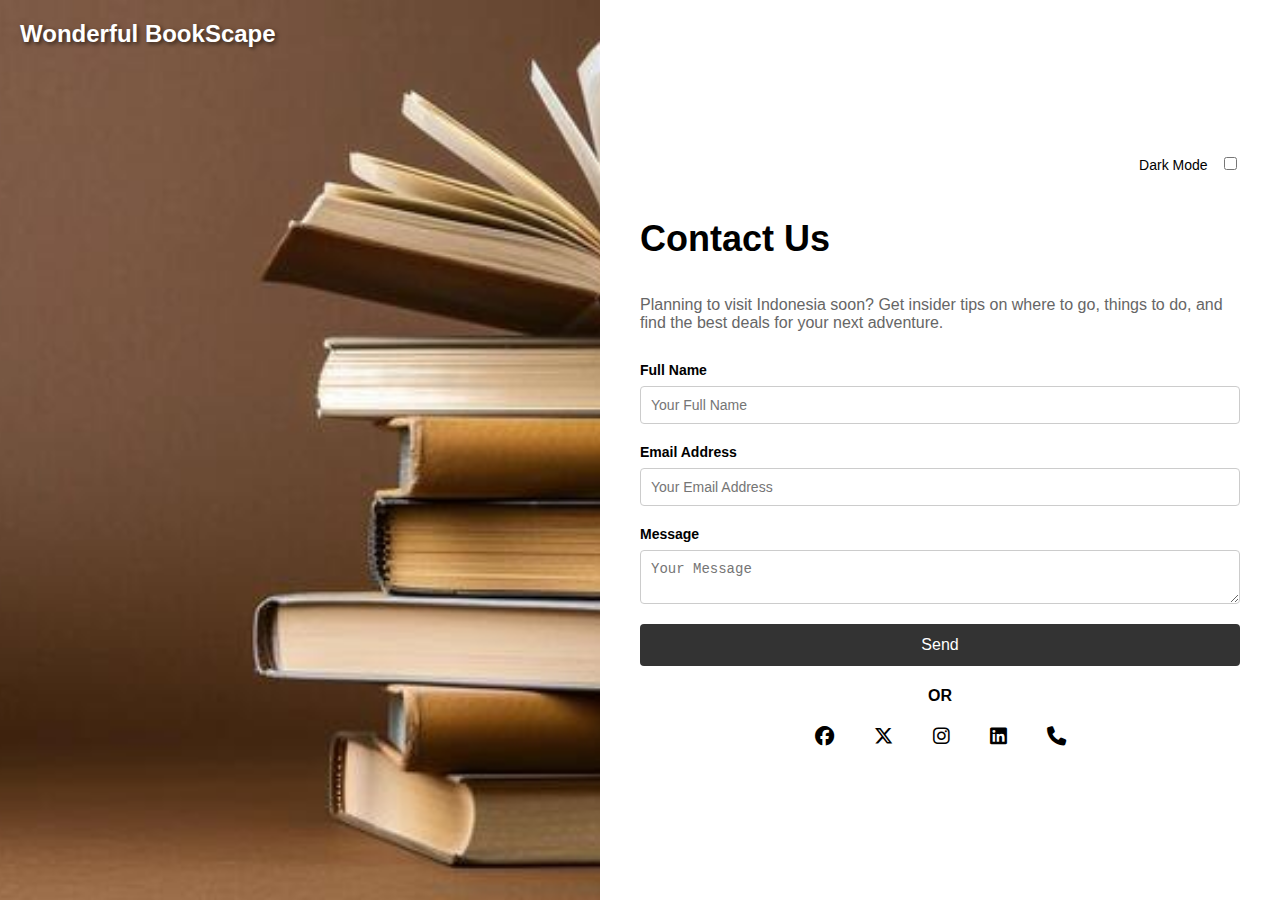
<file: Technova-web creator/index.html>
<!DOCTYPE html>
<html lang="en">

<head>
  <meta charset="UTF-8">
  <meta name="viewport" content="width=device-width, initial-scale=1.0">
  <title>Contact Us</title>
  <link rel="icon" type="image/png" href="images.jpg">
  <link rel="stylesheet" href="style.css">
  <link rel="stylesheet" href="https://cdnjs.cloudflare.com/ajax/libs/font-awesome/6.7.2/css/all.min.css"
    integrity="sha512-Evv84Mr4kqVGRNSgIGL/F/aIDqQb7xQ2vcrdIwxfjThSH8CSR7PBEakCr51Ck+w+/U6swU2Im1vVX0SVk9ABhg=="
    crossorigin="anonymous" referrerpolicy="no-referrer" />
</head>

<body>
  <div class="container">
    <div class="image-section">
      <img src="contact.jpg" alt="Beach View">
      <div class="logo">Wonderful BookScape</div>
    </div>
    <div class="form-section">
      <div class="dark-mode-toggle">
        <label class="Mode">Dark Mode</label>
        <input type="checkbox" id="dark-mode">
      </div>
      <h1>Contact Us</h1>
      <p>Planning to visit Indonesia soon? Get insider tips on where to go, things to do, and find the best deals for
        your next adventure.</p>
      <form action="#">
        <label for="full-name">Full Name</label>
        <input type="text" id="full-name" placeholder="Your Full Name" required>

        <label for="email">Email Address</label>
        <input type="email" id="email" placeholder="Your Email Address" required>

        <label for="message">Message</label>
        <textarea id="message" placeholder="Your Message" required></textarea>

        <button type="submit">Send</button>

        <h4> OR</h4>
        <div class="icons">
          <i class="fa-brands fa-facebook"></i>
        <i class="fa-brands fa-x-twitter"></i>
        <i class="fa-brands fa-instagram"></i>
        <i class="fa-brands fa-linkedin"></i>
        <i class="fa-solid fa-phone"></i>
        </div>
      </form>
    </div>
  </div>
</body>

</html>
</file>
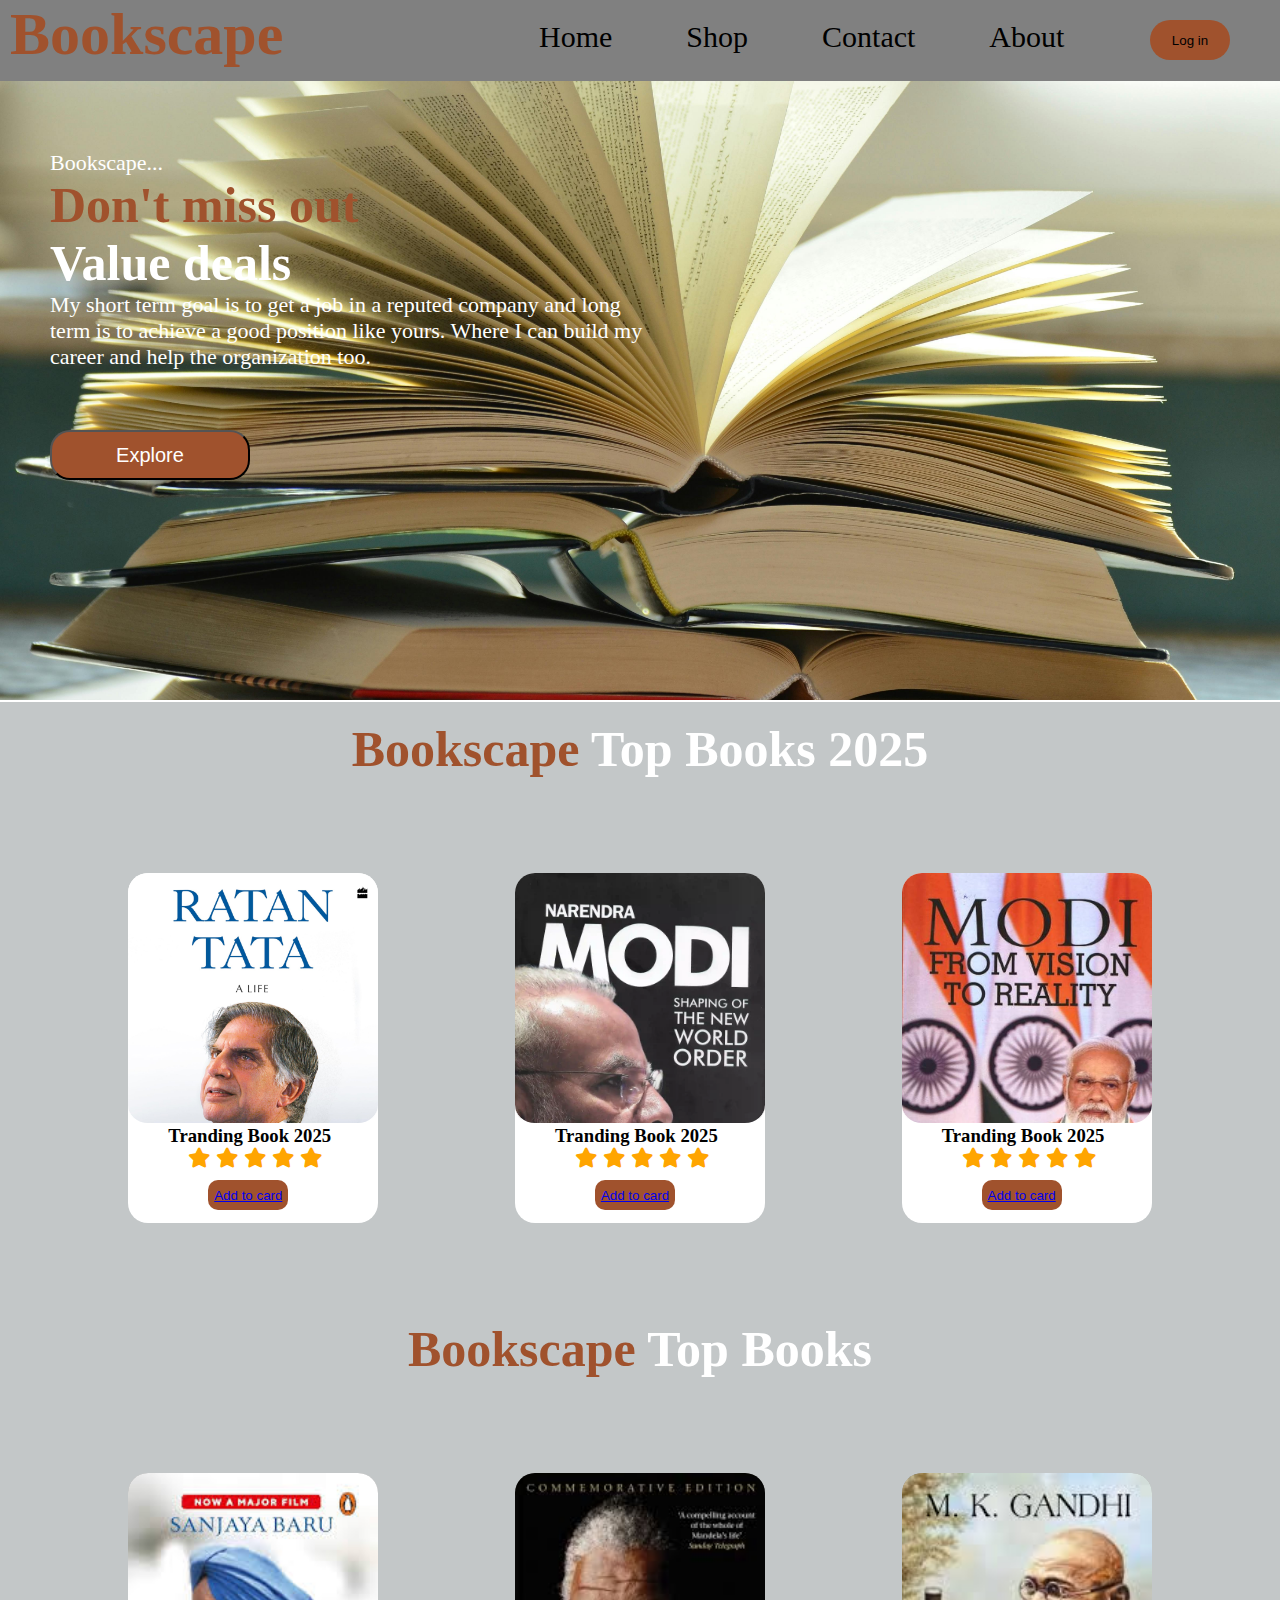
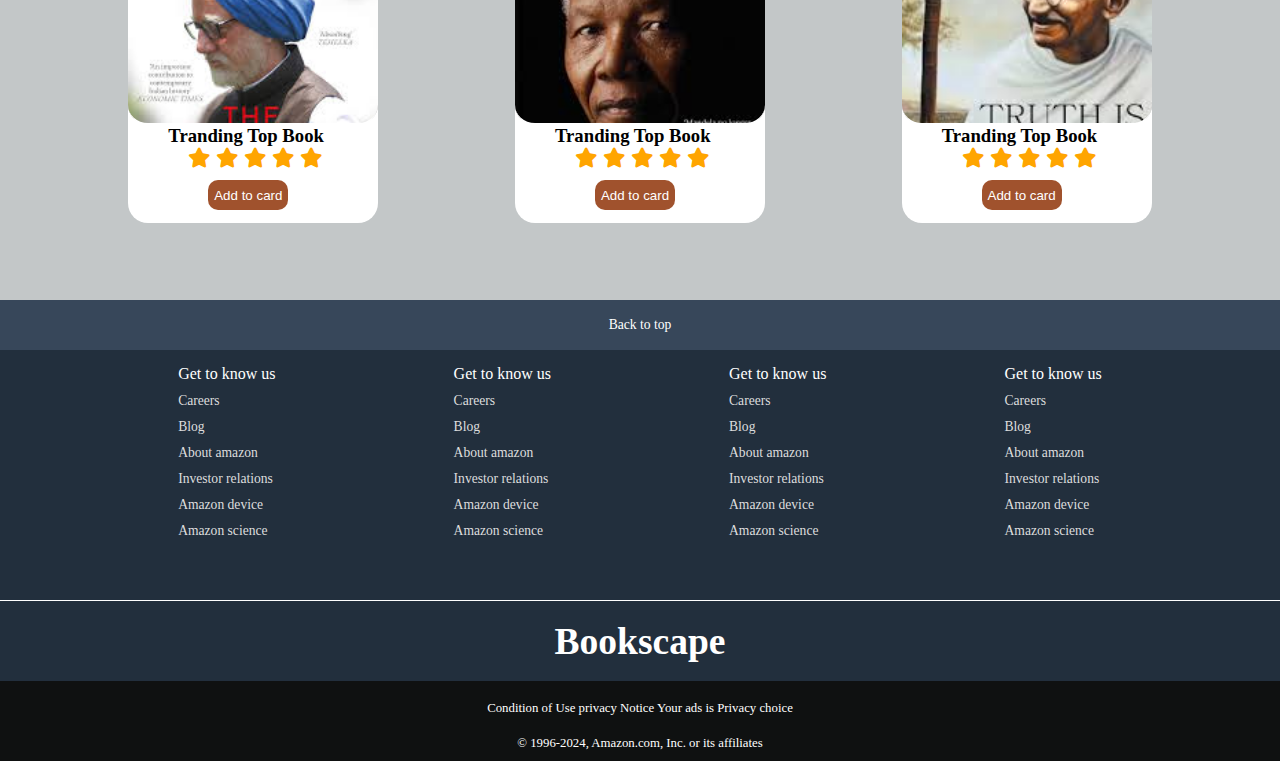
<file: Technova-web creator/booksto.html>
<!DOCTYPE html>
<html lang="en">
<head>
    <meta charset="UTF-8">
    <meta name="viewport" content="width=device-width, initial-scale=1.0">
    <title>BookSpace</title>
    <link rel="stylesheet" href="booksto.css">
    <link rel="stylesheet" href="https://cdnjs.cloudflare.com/ajax/libs/font-awesome/6.7.2/css/all.min.css" 
		integrity="sha512-Evv84Mr4kqVGRNSgIGL/F/aIDqQb7xQ2vcrdIwxfjThSH8CSR7PBEakCr51Ck+w+/U6swU2Im1vVX0SVk9ABhg==" crossorigin="anonymous" 
		referrerpolicy="no-referrer" />
        <link rel="icon" type="image/png" href="images.jpg">
</head>
<body>
    <div class="body">
   
    <div class="nav-bar">
        <div class="nav-h1">
            <h1>Bookscape</h1>
        </div>
        <div class="nav-option">
            <a href="booksto.html" class="home">Home</a>
            <a href="shop.html" class="shop">Shop</a>
            <a href="index.html" class="contect Us">Contact</a>
            <a href="#home" class="about">About</a>
            <!-- <a href="login.html"><button>Log in</button></a> -->
        </div>
        <a class="button" href="login.html" target="blank"><button>Log in</button></a>
    </div>
    <div class="herosection">
			<div class="hero-left">
				<div class="hero-para">
					<p>Bookscape...</p>
				</div>
				<div class="hero-h1">
					<h1><span>Don't miss out</span><br>Value deals</h1>
				</div>
				<div class="hero-para">
					<p>My short term goal is to get a job in a reputed company and long term is to achieve a good position like yours. Where I can build my career and help the organization too.</p>
				</div>
				<div class="hero-btn">
					<button>Explore</button>
				</div>
			</div>
			<div class="hero-right">
				<div class="hero-img">
				</div>
			</div>
		</div>
    </div>
    <div class="shops">
        <div class="shops-h1">
            <h1><span>Bookscape</span> Top Books 2025</h1>
        </div>
        <div class="shop-boxes">
            <div class="shop-box1" >
                <div class="image1">
                  <!--   <a href="frame.html"></a> -->
                </div>
                <div class="shop-boxh3">
                    <h3>Tranding Book 2025</h3>
                </div>
                <div class="shop-icon">
                    <i class="fa-solid fa-star"></i>
                    <i class="fa-solid fa-star"></i>
                    <i class="fa-solid fa-star"></i>
                    <i class="fa-solid fa-star"></i>
                    <i class="fa-solid fa-star"></i>
                </div>
                <div class="shop-btn">
                    <button><a href="frame.html">Add to card</a></button>
                </div>
            </div>
            <div class="shop-box2">
                <div class="image2">
                </div>
                    <div class="shop-boxh3">
                    <h3>Tranding Book 2025</h3>
                </div>
                <div class="shop-icon">
                    <i class="fa-solid fa-star"></i>
                    <i class="fa-solid fa-star"></i>
                    <i class="fa-solid fa-star"></i>
                    <i class="fa-solid fa-star"></i>
                    <i class="fa-solid fa-star"></i>
                </div>
                <div class="shop-btn">
                    <button><a href="frame2.html">Add to card</a></button>
                </div>
                
            </div>
            <div class="shop-box3">
                <div class="image3">
                </div>
                <div class="shop-boxh3">
                    <h3>Tranding Book 2025</h3>
                </div>
                <div class="shop-icon">
                    <i class="fa-solid fa-star"></i>
                    <i class="fa-solid fa-star"></i>
                    <i class="fa-solid fa-star"></i>
                    <i class="fa-solid fa-star"></i>
                    <i class="fa-solid fa-star"></i>
                </div>
                <div class="shop-btn">
                    <button><a href="frame3.html">Add to card</a></button>
                </div>
            </div>
        </div>
    </div>
    <div class="book-shops">
        <div class="shops-h1">
            <h1><span>Bookscape</span> Top Books</h1>
        </div>
        <div class="shop-boxes">
            <div class="shop-box4">
                <div class="image4">
                </div>
                <div class="shop-boxh3">
                    <h3>Tranding Top Book</h3>
                </div>
                <div class="shop-icon">
                    <i class="fa-solid fa-star"></i>
                    <i class="fa-solid fa-star"></i>
                    <i class="fa-solid fa-star"></i>
                    <i class="fa-solid fa-star"></i>
                    <i class="fa-solid fa-star"></i>
                </div>
                <div class="shop-btn">
                    <button>Add to card</button>
                </div>
            </div>
            <div class="shop-box5">
                <div class="image5">
                </div>
                    <div class="shop-boxh3">
                    <h3>Tranding Top Book</h3>
                </div>
                <div class="shop-icon">
                    <i class="fa-solid fa-star"></i>
                    <i class="fa-solid fa-star"></i>
                    <i class="fa-solid fa-star"></i>
                    <i class="fa-solid fa-star"></i>
                    <i class="fa-solid fa-star"></i>
                </div>
                <div class="shop-btn">
                    <button>Add to card</button>
                </div>
                
            </div>
            <div class="shop-box6">
                <div class="image6">
                </div>
                <div class="shop-boxh3">
                    <h3>Tranding Top Book</h3>
                </div>
                <div class="shop-icon">
                    <i class="fa-solid fa-star"></i>
                    <i class="fa-solid fa-star"></i>
                    <i class="fa-solid fa-star"></i>
                    <i class="fa-solid fa-star"></i>
                    <i class="fa-solid fa-star"></i>
                </div>
                <div class="shop-btn">
                    <button>Add to card</button>
                </div>
            </div>
        </div>
    </div>
    <footer>
        <div class="footer-panel">Back to top
        </div>
        <div class="foot-panel2">
            <ul>
                <p>Get to know us</p>
                <a>Careers</a>
                <a>Blog</a>
                <a>About amazon</a>
                <a>Investor relations</a>
                <a>Amazon device</a>
                <a>Amazon science</a>
            </ul>
            <ul>
                <p>Get to know us</p>
                <a>Careers</a>
                <a>Blog</a>
                <a>About amazon</a>
                <a>Investor relations</a>
                <a>Amazon device</a>
                <a>Amazon science</a>
            </ul>
            <ul>
                <p>Get to know us</p>
                <a>Careers</a>
                <a>Blog</a>
                <a>About amazon</a>
                <a>Investor relations</a>
                <a>Amazon device</a>
                <a>Amazon science</a>
            </ul>
            <ul>
                <p>Get to know us</p>
                <a>Careers</a>
                <a>Blog</a>
                <a>About amazon</a>
                <a>Investor relations</a>
                <a>Amazon device</a>
                <a>Amazon science</a>
            </ul>
        </div>
        <div class="foot-panel3">
            <div class="h2">
                <h2>Bookscape</h2>
            </div>
        </div>
        <div class="foot-panel4">
            <div class="page">
                <a>Condition of Use</a>
                <a>privacy Notice</a>
                <a>Your ads is Privacy choice</a>
            </div>
            <div class="copyright">© 1996-2024, Amazon.com, Inc. or its affiliates
            </div>
        </div>
    </footer>
</body>
</html>
</file>
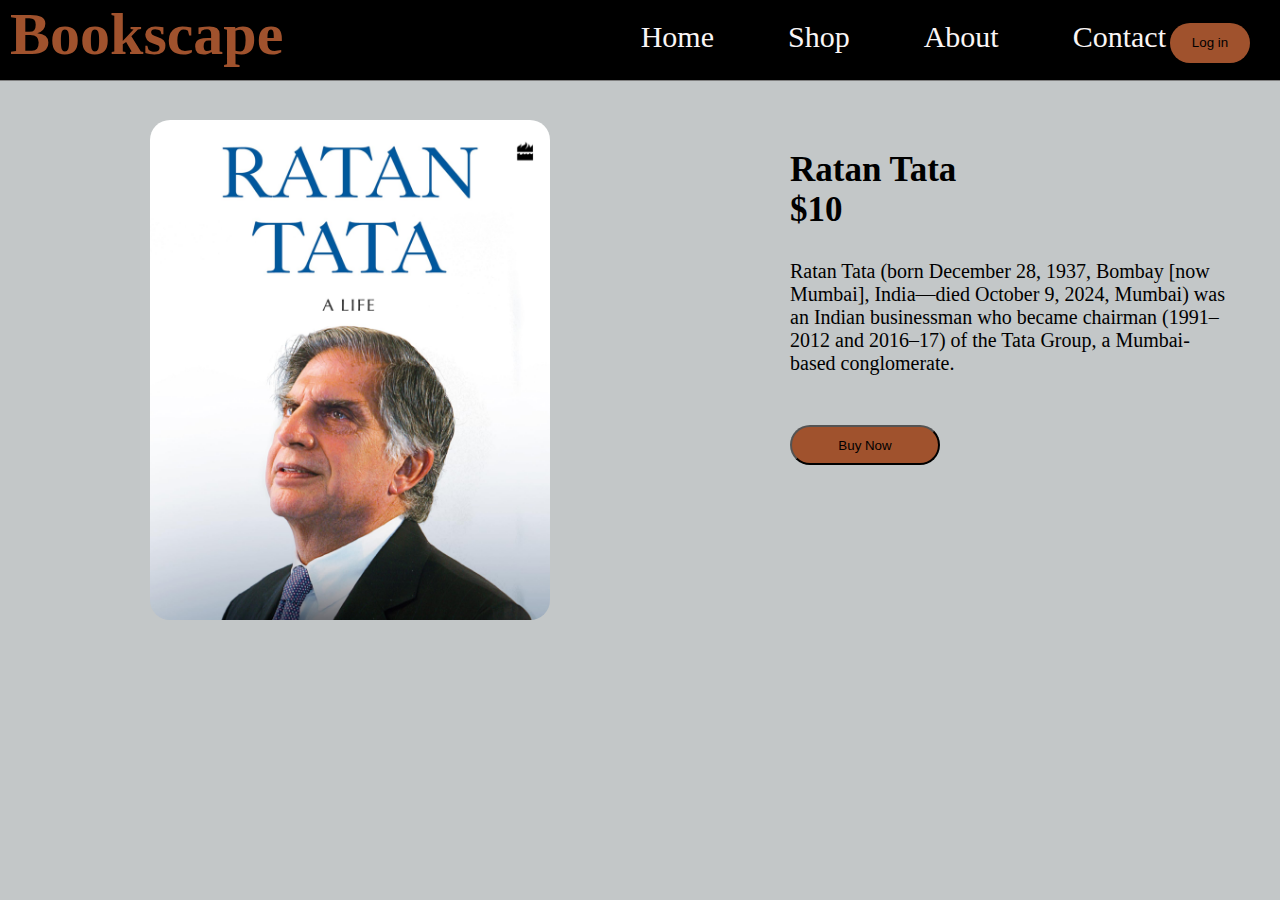
<file: Technova-web creator/frame.html>
<!DOCTYPE html>
<html lang="en">
<head>
    <meta charset="UTF-8">
    <meta name="viewport" content="width=device-width, initial-scale=1.0">
    <title>Document</title>
    <link rel="stylesheet" href="frame.css">
</head>
<body>
    <div class="nav-bar">
        <div class="nav-h1">
            <h1>Bookscape</h1>
        </div>
        <div class="nav-option">
            <a href="booksto.html" class="home">Home</a>
            <a href="#home" class="shop">Shop</a>
            <a href="#home" class="about">About</a>
            <a href="#home" class="contect">Contact</a>
            <i class="fa-solid fa-cart-shopping nav-icon"></i>
            <button>Log in</button>
        </div>
    </div>
    <div class="herosec">
        <div class="hero-left">
            <div class="hero-left-img">

            </div>
        </div>
        <div class="hero-right">
            <div class="hero-right2">
                <h2>Ratan Tata</h2>
                <h3>$10</h3>
                <p>Ratan Tata (born December 28, 1937, Bombay [now Mumbai], India—died October 9, 2024, Mumbai) was an Indian businessman
                    who became chairman (1991–2012 and 2016–17) of the Tata Group, a Mumbai-based conglomerate.</p>
                    <button>Buy Now</button>
            </div>
            
        </div>
    </div>
</body>
</html>
</file>
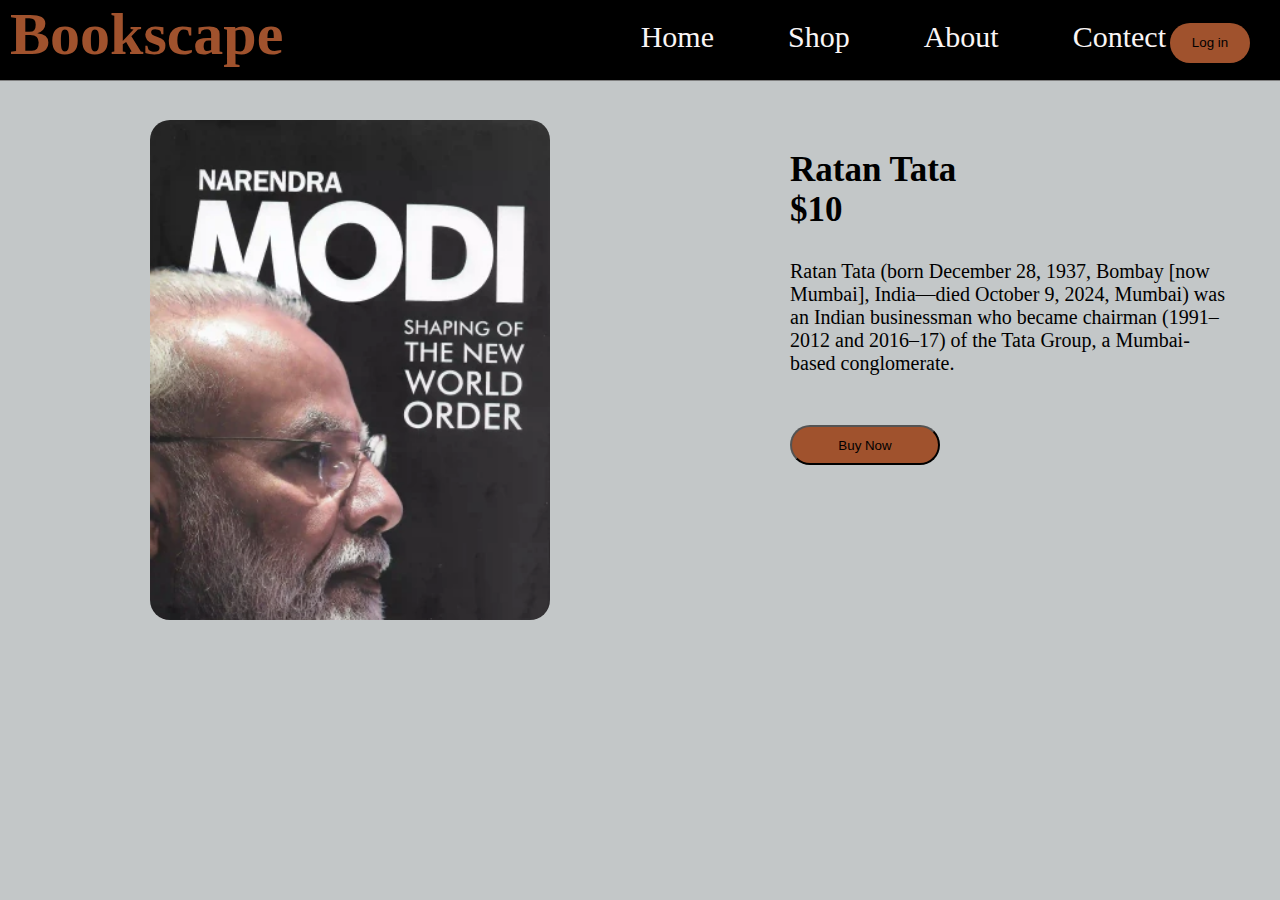
<file: Technova-web creator/frame2.html>
<!DOCTYPE html>
<html lang="en">
<head>
    <meta charset="UTF-8">
    <meta name="viewport" content="width=device-width, initial-scale=1.0">
    <title>Document</title>
    <link rel="stylesheet" href="frame2.css">
</head>
<body>
    <div class="nav-bar">
        <div class="nav-h1">
            <h1>Bookscape</h1>
        </div>
        <div class="nav-option">
            <a href="booksto.html" class="home">Home</a>
            <a href="#home" class="shop">Shop</a>
            <a href="#home" class="about">About</a>
            <a href="#home" class="contect">Contect</a>
            <i class="fa-solid fa-cart-shopping nav-icon"></i>
            <button>Log in</button>
        </div>
    </div>
    <div class="herosec">
        <div class="hero-left">
            <div class="hero-left-img">

            </div>
        </div>
        <div class="hero-right">
            <div class="hero-right2">
                <h2>Ratan Tata</h2>
                <h3>$10</h3>
                <p>Ratan Tata (born December 28, 1937, Bombay [now Mumbai], India—died October 9, 2024, Mumbai) was an Indian businessman
                    who became chairman (1991–2012 and 2016–17) of the Tata Group, a Mumbai-based conglomerate.</p>
                    <button>Buy Now</button>
            </div>
            
        </div>
    </div>
</body>
</html>
</file>
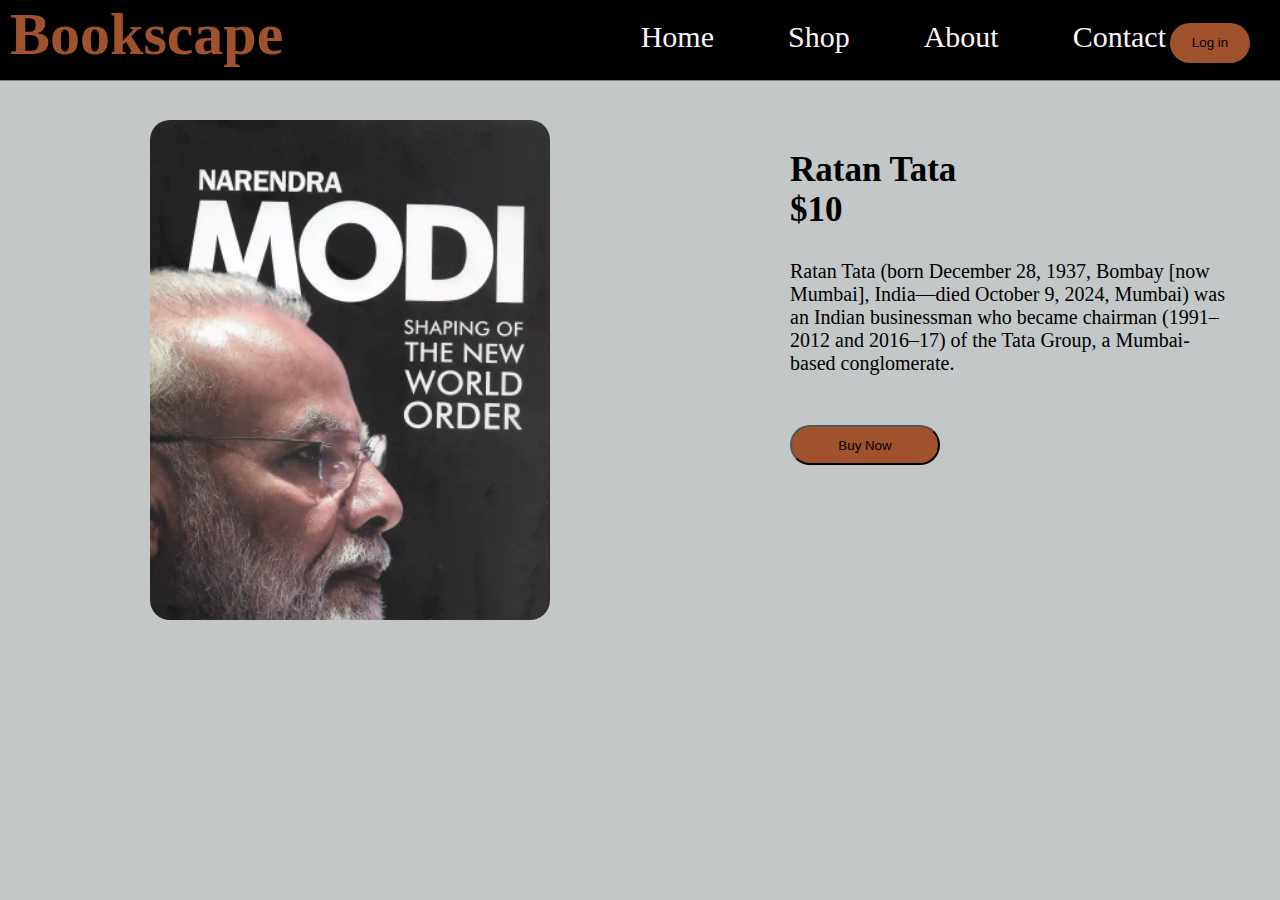
<file: Technova-web creator/frame3.html>
<!DOCTYPE html>
<html lang="en">
<head>
    <meta charset="UTF-8">
    <meta name="viewport" content="width=device-width, initial-scale=1.0">
    <title>Document</title>
    <link rel="stylesheet" href="frame2.css">
</head>
<body>
    <div class="nav-bar">
        <div class="nav-h1">
            <h1>Bookscape</h1>
        </div>
        <div class="nav-option">
            <a href="booksto.html" class="home">Home</a>
            <a href="#home" class="shop">Shop</a>
            <a href="#home" class="about">About</a>
            <a href="#home" class="contect">Contact</a>
            <i class="fa-solid fa-cart-shopping nav-icon"></i>
            <button>Log in</button>
        </div>
    </div>
    <div class="herosec">
        <div class="hero-left">
            <div class="hero-left-img">

            </div>
        </div>
        <div class="hero-right">
            <div class="hero-right2">
                <h2>Ratan Tata</h2>
                <h3>$10</h3>
                <p>Ratan Tata (born December 28, 1937, Bombay [now Mumbai], India—died October 9, 2024, Mumbai) was an Indian businessman
                    who became chairman (1991–2012 and 2016–17) of the Tata Group, a Mumbai-based conglomerate.</p>
                    <button>Buy Now</button>
            </div>
            
        </div>
    </div>
</body>
</html>
</file>
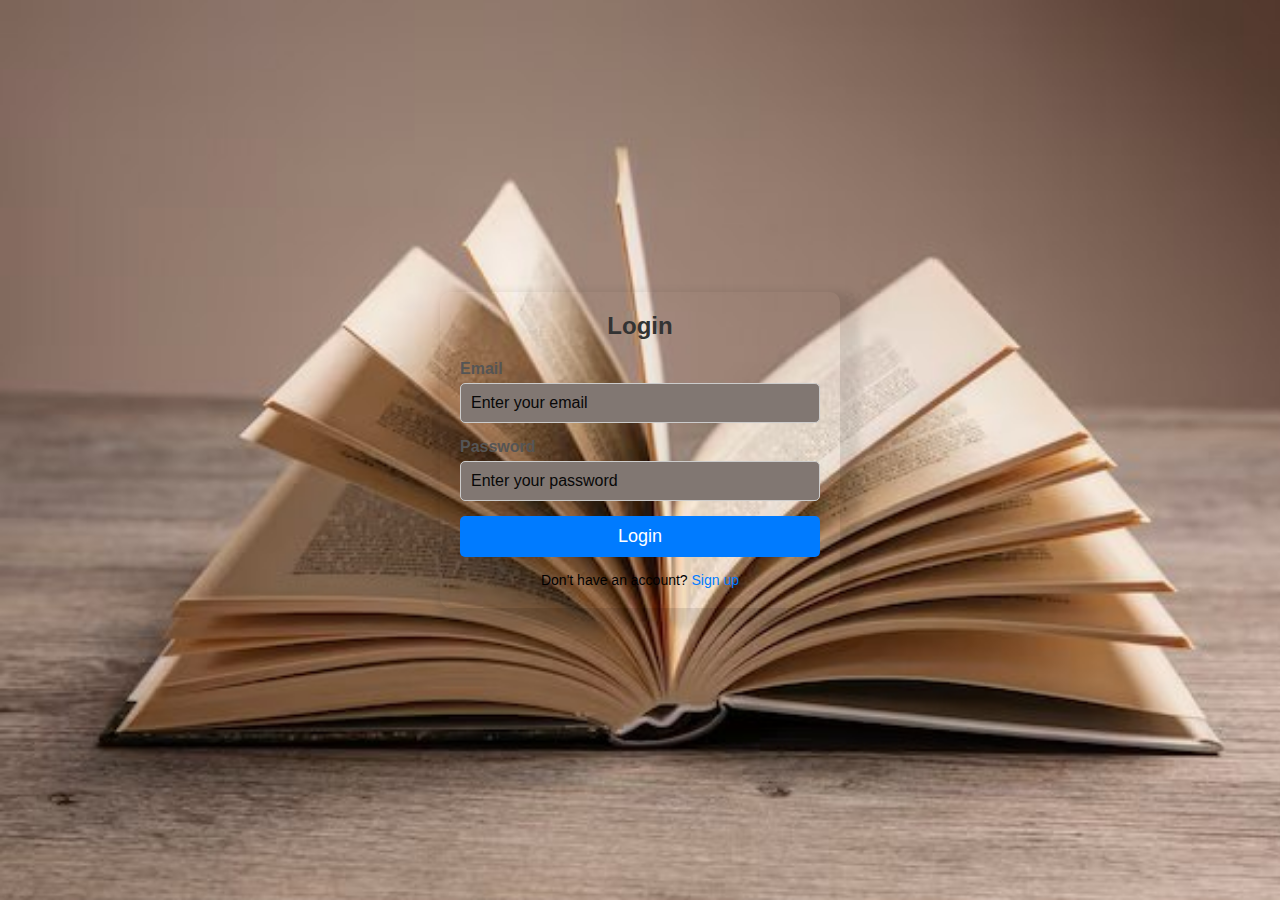
<file: Technova-web creator/login.html>
<!DOCTYPE html>
<html lang="en">
<head>
  <meta charset="UTF-8">
  <meta name="viewport" content="width=device-width, initial-scale=1.0">
  <title> Login Page</title>
  <link rel="stylesheet" href="login.css">
  <link rel="icon" type="image/x-icon" href="images.jpg">
</head>
<body>
  
  <div class="login-container">
    <form class="login-form">
      <h2>Login</h2>
      <div class="form-group">
        <label for="email">Email</label>
        <input  type="email" id="email" placeholder="Enter your email" required>
      </div>
      <div class="form-group">
        <label for="password">Password</label>
        <input type="password" id="password" placeholder="Enter your password" required>
      </div>
      <button type="submit" class="login-btn">Login</button>
      <p class="signup-text">Don't have an account? <a href="#">Sign up</a></p>
    </form>
  </div>
</body>
</html>
</file>
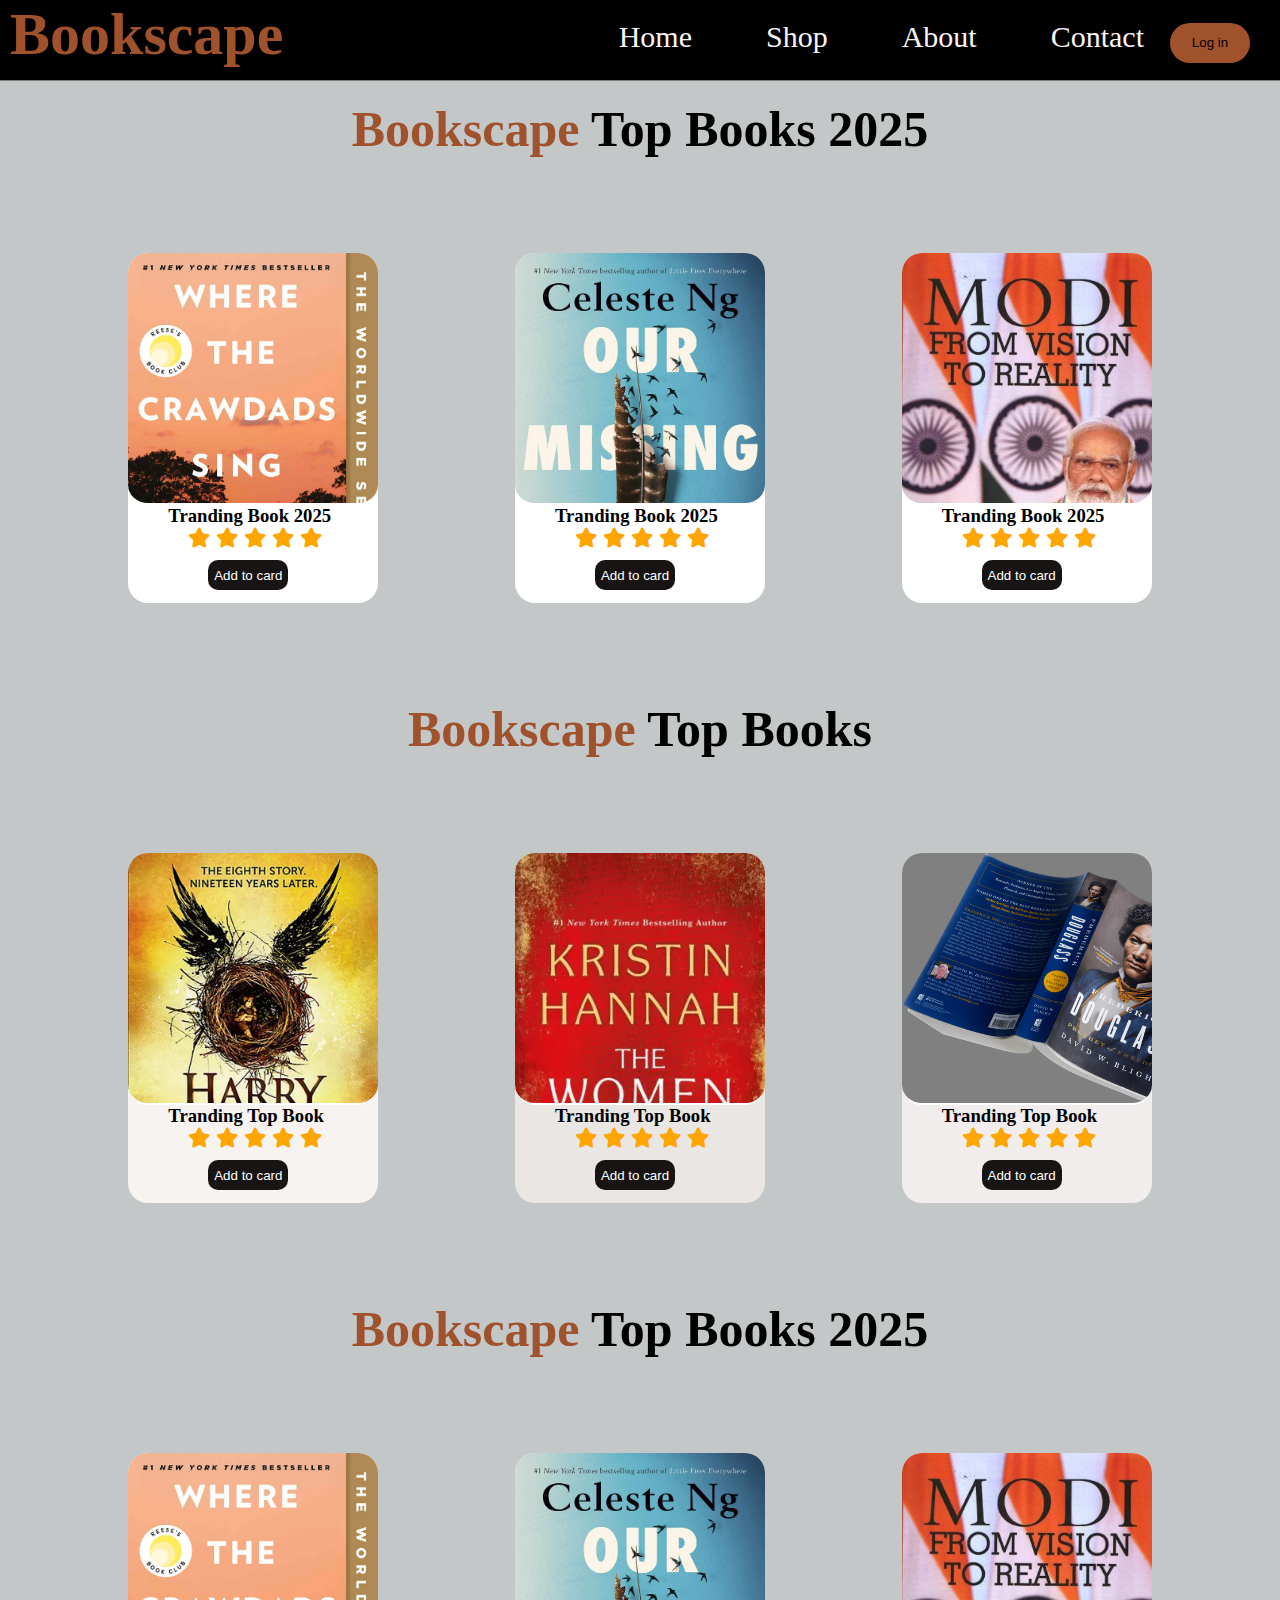
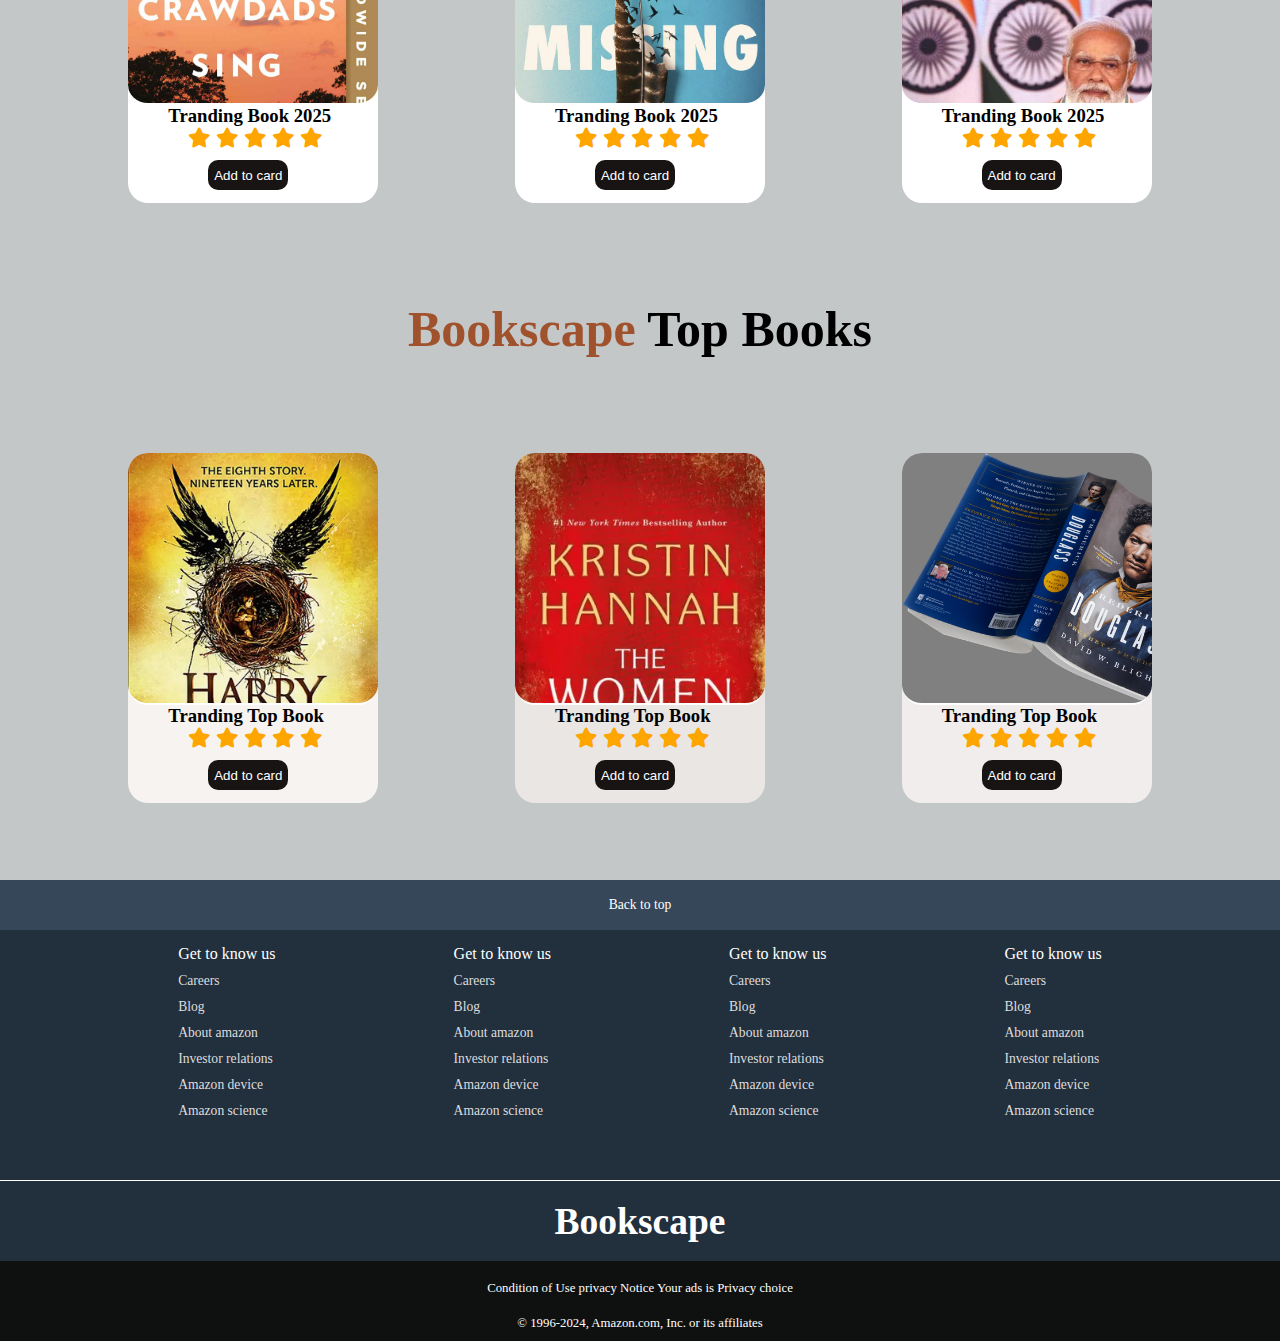
<file: Technova-web creator/shop.html>
<!DOCTYPE html>
<html lang="en">
<head>
    <meta charset="UTF-8">
    <meta name="viewport" content="width=device-width, initial-scale=1.0">
    <title>Document</title>
    <link rel="stylesheet" href="shop.css">
    <link rel="stylesheet" href="https://cdnjs.cloudflare.com/ajax/libs/font-awesome/6.7.2/css/all.min.css" 
		integrity="sha512-Evv84Mr4kqVGRNSgIGL/F/aIDqQb7xQ2vcrdIwxfjThSH8CSR7PBEakCr51Ck+w+/U6swU2Im1vVX0SVk9ABhg==" crossorigin="anonymous" 
		referrerpolicy="no-referrer" />
</head>
<body>
    <div class="nav-bar">
        <div class="nav-h1">
            <h1>Bookscape</h1>
        </div>
        <div class="nav-option">
            <a href="booksto.html" class="home">Home</a>
            <a href="shop.html" class="shop">Shop</a>
            <a href="#home" class="about">About</a>
            <a href="index.html" class="contect">Contact</a>
            <i class="fa-solid fa-cart-shopping nav-icon"></i>
            <button>Log in</button>
        </div>
    </div>
    <div class="hero">

    </div>
    <div class="shops">
        <div class="shops-h1">
            <h1><span>Bookscape</span> Top Books 2025</h1>
        </div>
        <div class="shop-boxes">
            <div class="shop-box1">
                <div class="image1">
                </div>
                <div class="shop-boxh3">
                    <h3>Tranding Book 2025</h3>
                </div>
                <div class="shop-icon">
                    <i class="fa-solid fa-star"></i>
                    <i class="fa-solid fa-star"></i>
                    <i class="fa-solid fa-star"></i>
                    <i class="fa-solid fa-star"></i>
                    <i class="fa-solid fa-star"></i>
                </div>
                <div class="shop-btn">
                    <button>Add to card</button>
                </div>
            </div>
            <div class="shop-box2">
                <div class="image2">
                </div>
                    <div class="shop-boxh3">
                    <h3>Tranding Book 2025</h3>
                </div>
                <div class="shop-icon">
                    <i class="fa-solid fa-star"></i>
                    <i class="fa-solid fa-star"></i>
                    <i class="fa-solid fa-star"></i>
                    <i class="fa-solid fa-star"></i>
                    <i class="fa-solid fa-star"></i>
                </div>
                <div class="shop-btn">
                    <button>Add to card</button>
                </div>
                
            </div>
            <div class="shop-box3">
                <div class="image3">
                </div>
                <div class="shop-boxh3">
                    <h3>Tranding Book 2025</h3>
                </div>
                <div class="shop-icon">
                    <i class="fa-solid fa-star"></i>
                    <i class="fa-solid fa-star"></i>
                    <i class="fa-solid fa-star"></i>
                    <i class="fa-solid fa-star"></i>
                    <i class="fa-solid fa-star"></i>
                </div>
                <div class="shop-btn">
                    <button>Add to card</button>
                </div>
            </div>
        </div>
    </div>
    <div class="book-shops">
        <div class="shops-h1">
            <h1><span>Bookscape</span> Top Books</h1>
        </div>
        <div class="shop-boxes">
            <div class="shop-box4">
                <div class="image4">
                </div>
                <div class="shop-boxh3">
                    <h3>Tranding Top Book</h3>
                </div>
                <div class="shop-icon">
                    <i class="fa-solid fa-star"></i>
                    <i class="fa-solid fa-star"></i>
                    <i class="fa-solid fa-star"></i>
                    <i class="fa-solid fa-star"></i>
                    <i class="fa-solid fa-star"></i>
                </div>
                <div class="shop-btn">
                    <button>Add to card</button>
                </div>
            </div>
            <div class="shop-box5">
                <div class="image5">
                </div>
                    <div class="shop-boxh3">
                    <h3>Tranding Top Book</h3>
                </div>
                <div class="shop-icon">
                    <i class="fa-solid fa-star"></i>
                    <i class="fa-solid fa-star"></i>
                    <i class="fa-solid fa-star"></i>
                    <i class="fa-solid fa-star"></i>
                    <i class="fa-solid fa-star"></i>
                </div>
                <div class="shop-btn">
                    <button>Add to card</button>
                </div>
                
            </div>
            <div class="shop-box6">
                <div class="image6">
                </div>
                <div class="shop-boxh3">
                    <h3>Tranding Top Book</h3>
                </div>
                <div class="shop-icon">
                    <i class="fa-solid fa-star"></i>
                    <i class="fa-solid fa-star"></i>
                    <i class="fa-solid fa-star"></i>
                    <i class="fa-solid fa-star"></i>
                    <i class="fa-solid fa-star"></i>
                </div>
                <div class="shop-btn">
                    <button>Add to card</button>
                </div>
            </div>
        </div>
    </div>
    <div class="shops">
        <div class="shops-h1">
            <h1><span>Bookscape</span> Top Books 2025</h1>
        </div>
        <div class="shop-boxes">
            <div class="shop-box1">
                <div class="image1">
                </div>
                <div class="shop-boxh3">
                    <h3>Tranding Book 2025</h3>
                </div>
                <div class="shop-icon">
                    <i class="fa-solid fa-star"></i>
                    <i class="fa-solid fa-star"></i>
                    <i class="fa-solid fa-star"></i>
                    <i class="fa-solid fa-star"></i>
                    <i class="fa-solid fa-star"></i>
                </div>
                <div class="shop-btn">
                    <button>Add to card</button>
                </div>
            </div>
            <div class="shop-box2">
                <div class="image2">
                </div>
                    <div class="shop-boxh3">
                    <h3>Tranding Book 2025</h3>
                </div>
                <div class="shop-icon">
                    <i class="fa-solid fa-star"></i>
                    <i class="fa-solid fa-star"></i>
                    <i class="fa-solid fa-star"></i>
                    <i class="fa-solid fa-star"></i>
                    <i class="fa-solid fa-star"></i>
                </div>
                <div class="shop-btn">
                    <button>Add to card</button>
                </div>
                
            </div>
            <div class="shop-box3">
                <div class="image3">
                </div>
                <div class="shop-boxh3">
                    <h3>Tranding Book 2025</h3>
                </div>
                <div class="shop-icon">
                    <i class="fa-solid fa-star"></i>
                    <i class="fa-solid fa-star"></i>
                    <i class="fa-solid fa-star"></i>
                    <i class="fa-solid fa-star"></i>
                    <i class="fa-solid fa-star"></i>
                </div>
                <div class="shop-btn">
                    <button>Add to card</button>
                </div>
            </div>
        </div>
    </div>
    <div class="book-shops">
        <div class="shops-h1">
            <h1><span>Bookscape</span> Top Books</h1>
        </div>
        <div class="shop-boxes">
            <div class="shop-box4">
                <div class="image4">
                </div>
                <div class="shop-boxh3">
                    <h3>Tranding Top Book</h3>
                </div>
                <div class="shop-icon">
                    <i class="fa-solid fa-star"></i>
                    <i class="fa-solid fa-star"></i>
                    <i class="fa-solid fa-star"></i>
                    <i class="fa-solid fa-star"></i>
                    <i class="fa-solid fa-star"></i>
                </div>
                <div class="shop-btn">
                    <button>Add to card</button>
                </div>
            </div>
            <div class="shop-box5">
                <div class="image5">
                </div>
                    <div class="shop-boxh3">
                    <h3>Tranding Top Book</h3>
                </div>
                <div class="shop-icon">
                    <i class="fa-solid fa-star"></i>
                    <i class="fa-solid fa-star"></i>
                    <i class="fa-solid fa-star"></i>
                    <i class="fa-solid fa-star"></i>
                    <i class="fa-solid fa-star"></i>
                </div>
                <div class="shop-btn">
                    <button>Add to card</button>
                </div>
                
            </div>
            <div class="shop-box6">
                <div class="image6">
                </div>
                <div class="shop-boxh3">
                    <h3>Tranding Top Book</h3>
                </div>
                <div class="shop-icon">
                    <i class="fa-solid fa-star"></i>
                    <i class="fa-solid fa-star"></i>
                    <i class="fa-solid fa-star"></i>
                    <i class="fa-solid fa-star"></i>
                    <i class="fa-solid fa-star"></i>
                </div>
                <div class="shop-btn">
                    <button>Add to card</button>
                </div>
            </div>
        </div>
    </div>
    <footer>
        <div class="footer-panel">Back to top
        </div>
        <div class="foot-panel2">
            <ul>
                <p>Get to know us</p>
                <a>Careers</a>
                <a>Blog</a>
                <a>About amazon</a>
                <a>Investor relations</a>
                <a>Amazon device</a>
                <a>Amazon science</a>
            </ul>
            <ul>
                <p>Get to know us</p>
                <a>Careers</a>
                <a>Blog</a>
                <a>About amazon</a>
                <a>Investor relations</a>
                <a>Amazon device</a>
                <a>Amazon science</a>
            </ul>
            <ul>
                <p>Get to know us</p>
                <a>Careers</a>
                <a>Blog</a>
                <a>About amazon</a>
                <a>Investor relations</a>
                <a>Amazon device</a>
                <a>Amazon science</a>
            </ul>
            <ul>
                <p>Get to know us</p>
                <a>Careers</a>
                <a>Blog</a>
                <a>About amazon</a>
                <a>Investor relations</a>
                <a>Amazon device</a>
                <a>Amazon science</a>
            </ul>
        </div>
        <div class="foot-panel3">
            <div class="h2">
                <h2>Bookscape</h2>
            </div>
        </div>
        <div class="foot-panel4">
            <div class="page">
                <a>Condition of Use</a>
                <a>privacy Notice</a>
                <a>Your ads is Privacy choice</a>
            </div>
            <div class="copyright">© 1996-2024, Amazon.com, Inc. or its affiliates
            </div>
        </div>
    </footer>
</body>
</html>
</file>
<file: Technova-web creator/style.css>
/* styles.css */
body, html {
    margin: 0;
    padding: 0;
    font-family: Arial, sans-serif;
  }
  
  .container {
    display: flex;
    height: 100vh;
  }
  
  .image-section {
    flex: 1;
    position: relative;
    background-color: #f0f0f0;
  }
  
  .image-section img {
    width: 100%;
    height: 100%;
    object-fit: cover;
  }
  
  .image-section .logo {
    position: absolute;
    top: 20px;
    left: 20px;
    font-size: 24px;
    color: white;
    font-weight: bold;
    text-shadow: 2px 2px 4px rgba(0, 0, 0, 0.6);
  }
  
  .form-section {
    flex: 1;
    padding: 40px;
    background-color: #fff;
    display: flex;
    flex-direction: column;
    justify-content: center;
  }
  
  .dark-mode-toggle {
    text-align: right;
    margin-bottom: 20px;
  }
  
  .dark-mode-toggle label {
    font-size: 14px;
    margin-right: 8px;
  }
  
  .dark-mode-toggle input {
    cursor: pointer;
  }
  
  h1 {
    font-size: 36px;
    margin-bottom: 20px;
  }
  
  p {
    font-size: 16px;
    margin-bottom: 30px;
    color: #666;
  }
  
  form {
    display: flex;
    flex-direction: column;
  }
  
  form label {
    margin-bottom: 8px;
    font-size: 14px;
    font-weight: bold;
  }
  
  form input, form textarea {
    margin-bottom: 20px;
    padding: 10px;
    font-size: 14px;
    border: 1px solid #ccc;
    border-radius: 4px;
  }
  
  form button {
    background-color: #333;
    color: #fff;
    padding: 12px;
    font-size: 16px;
    border: none;
    border-radius: 4px;
    cursor: pointer;
  }
  
  form button:hover {
    background-color: #555;
  }

h4{
  text-align: center;
}
form .icons{
  display: flex;
  justify-content: center;
  font-size: larger;
  gap: 40px;
}
</file>
<file: Technova-web creator/booksto.css>
*{
	margin:0px;
	padding:0px;
}
html body
{
	height:100%;
	width:100%;
	background-color:rgb(195, 199, 200);
	
} 
.body{
	background-image: url("book.png");
	height:700px;
	background-size: cover;
	min-width: 100vh;
	background-position: center;
}
.nav-bar{
	height:80px;
	width:100%;
	display:flex;
	position:fixed;
	text-align:center;
	justify-content:space-between;
	border-bottom:1px solid gray;
	background-color: gray;
}
.nav-h1{
	color:sienna;
	font-size:30px;
	margin-left:10px;
}
.nav-option
{
	
	margin-top:20px;
	margin-left:100px;
}
.nav-option a{
	font-size:30px;
	gap:25px;
	margin-left:70px;
	text-decoration:none;
	color:black;
}
.nav-option a:hover
{
	color:sienna;
	border-bottom:4px solid black;
}
/* .nav-icon
{
	color:white;
	font-size:25px;
	margin-left:70px;
	margin-right:20px;
} */
.button button{
	height: 40px;
	width:80px;
	margin-right: 30px;
	background-color:sienna;
	color:black;
	border-radius: 20px;
	border:none;
	margin-right:50px;
	margin-top: 20px;
}

.nav-option button:hover{
	background-color: white;
	color:sienna;
}
.herosection
{
	height:700px;
	width:100%;
	display:flex;
	border-bottom:2px solid white;
}
.hero-left
{
	height:650px;
	width:50%;
	padding-left:50px;
	padding-top:150px;
}
.hero-para
{
	font-size:22px;
	color:white;
}
.hero-h1
{
	font-size:25px;
	color:white;
}
.hero-h1 span
{
	color:sienna
}
.hero-btn
{
	margin-top:10px;
}
.hero-btn button{
	height:50px;
	width:200px;
	color:white;
	background-color:sienna;
	border-radius:20px;
	font-size:20px;
	margin-top:50px;
}
.hero-right{
	height:650px;
	width:50%;
}
.hero-img img
{
	height:600px;
	width:350px;
	margin-top:100px;
	margin-left:150px;
}
.shops{
	height:600px;
	width:100%;	
}
.shops-h1{
	font-size:25px;
	color:white;
	align-items:center;
	justify-content:center;
	display:flex;
	padding:20px;
}
.shops-h1 span{
	color:sienna;
}
.shop-boxes
{
	height:500px;
	width:100%;
	display:flex;
	align-items:center;
	justify-content:space-around;
	
}
.shop-box1{
	height:350px;
	width:250px;
	background-color:white;
	margin-left:60px;
	border-radius:20px;
}
.image1{
	height:250px;
	width:250px;
	background-color:gray;
	background-image:url(tata.png);
	background-size:cover;
	border-radius:20px;
	border-bottom:2px solid white;
}
.shop-boxh3{
	color:black;
	margin-left:30px;
}
.shop-icon
{
	color:orange;
	font-size:20px;
	margin-left:50px;
}
.shop-btn button{
	height:30px;
	width:80px;
	background-color:sienna;
	color:white;
	border:none;
	border-radius:10px;
	margin-left:80px;
	margin-top:10px;
}
.shop-box2{
	height:350px;
	width:250px;
	background-color:white;
	border-radius:20px;
}
.image2{
	height:250px;
	width:250px;
	background-color:gray;
	background-image:url(modi.png);
	background-size:cover;
	border-radius:20px;
	border-bottom:2px solid white;
}
.shop-box3{
	height:350px;
	width:250px;
	background-color:white;
	margin-right:60px;
	border-radius:20px;
}
.image3{
	height:250px;
	width:250px;
	background-color:gray;
	background-image:url(modi2.png);
	background-size:cover;
	border-radius:20px;
	border-bottom:2px solid white;
}
.book-shops{
	height:600px;
	width:100%;
}
.shop-box4{
	height:350px;
	width:250px;
	background-color:white;
	margin-left:60px;
	border-radius:20px;
}
.image4{
	height:250px;
	width:250px;
	background-color:gray;
	background-image:url(singh.png);
	background-size:cover;
	border-radius:20px;
	border-bottom:2px solid white;
}
.shop-boxh3{
	color:black;
	margin-left:40px;
}
.shop-icon
{
	color:orange;
	font-size:20px;
	margin-left:60px;
}
.shop-btn button{
	height:30px;
	width:80px;
	background-color:sienna;
	color:white;
	border:none;
	border-radius:10px;
	margin-left:80px;
	margin-top:10px;
}
.shop-box5{
	height:350px;
	width:250px;
	background-color:white;
	border-radius:20px;
}
.image5{
	height:250px;
	width:250px;
	background-color:gray;
	background-image:url(mandela.png);
	background-size:cover;
	border-radius:20px;
	border-bottom:2px solid white;
}
.shop-box6{
	height:350px;
	width:250px;
	background-color:white;
	margin-right:60px;
	border-radius:20px;
}
.image6{
	height:250px;
	width:250px;
	background-color:gray;
	background-image:url(gandhi1.png);
	background-size:cover;
	border-radius:20px;
	border-bottom:2px solid white;
}

.footer-panel
{
	background-color:#37475a;
	color:white;
	height:50px;
	display:flex;
	justify-content:center;
	align-items:center;
	font-size:0.85rem;
}
.foot-panel2
{
	height:250px;
	background-color:#222f3d;
	color:white;
	display:flex;
	justify-content:space-evenly;
}
ul
{
	margin-top:15px;
}
ul a
{
	display:block;
	font-size:0.85rem;
	margin-top:10px;
	color:#dddddd;
}
.foot-panel3
{
	height:80px;
	background-color:#222f3d;
	border-top:0.5px solid white;
	justify-content:center;
	align-items:center;
	display:flex;
}
.h2
{
	font-size: 25px;
	color:white;
}
.foot-panel4
{
	background-color:#0f1111;
	color:white;
	height:80px;
	font-size:0.8rem;
	text-align:center;
	}
.page
{
	padding:20px;
}
</file>
<file: Technova-web creator/frame.css>
*{
	margin:0px;
	padding:0px;
}
html body
{
	height:100%;
	width:100%;
	background-color:rgb(195, 199, 200);	
}
.nav-bar{
	height:80px;
	width:100%;
	display:flex;
	position:fixed;
	text-align:center;
	justify-content:space-between;
	border-bottom:1px solid gray;
    background-color: black;
}
.nav-h1{
	color:sienna;
	font-size:30px;
	margin-left:10px;
}
.nav-option
{
	margin-top:20px;
	margin-left:100px;
}
.nav-option a{
	font-size:30px;
	gap:25px;
	margin-left:70px;
	text-decoration:none;
	color:rgb(250, 245, 245);
}
.nav-option a:hover
{
	color:sienna;
	border-bottom:4px solid white;
}
.nav-option button{
	height: 40px;
	width:80px;
	margin-right: 30px;
	background-color:sienna;
	color:black;
	border-radius: 20px;
	border:none;
}
.herosec{
    height:700px;
    width:100%;
    display:flex;
}
.hero-left{
    height:600px;
    width:50%;
}
.hero-left-img{
    height:500px;
    width:400px;
    background-image: url("tata.png");
    background-size: cover;
    margin-left: 150px;
    margin-top: 120px;
    border-radius: 20px;
}
.hero-right{
    height:600px;
    width:50%;
   
}
.hero-right2{
    margin-top: 150px;
    margin-left:150px;
    margin-right:50px;
}
.hero-right2 h2{

    font-size: 35px;
}
.hero-right2 h3{

    font-size: 35px;
}
.hero-right2 p{
    margin-top: 30px;
    font-size: 20px;
}
.hero-right2 button{
    height:40px;
    width:150px;
    background-color: sienna;
    margin-top: 50px;
    border-radius: 20px;
}
</file>
<file: Technova-web creator/frame2.css>
*{
	margin:0px;
	padding:0px;
}
html body
{
	height:100%;
	width:100%;
	background-color:rgb(195, 199, 200);	
}
.nav-bar{
	height:80px;
	width:100%;
	display:flex;
	position:fixed;
	text-align:center;
	justify-content:space-between;
	border-bottom:1px solid gray;
    background-color: black;
}
.nav-h1{
	color:sienna;
	font-size:30px;
	margin-left:10px;
}
.nav-option
{
	margin-top:20px;
	margin-left:100px;
}
.nav-option a{
	font-size:30px;
	gap:25px;
	margin-left:70px;
	text-decoration:none;
	color:rgb(250, 245, 245);
}
.nav-option a:hover
{
	color:sienna;
	border-bottom:4px solid white;
}
.nav-option button{
	height: 40px;
	width:80px;
	margin-right: 30px;
	background-color:sienna;
	color:black;
	border-radius: 20px;
	border:none;
}
.herosec{
    height:700px;
    width:100%;
    display:flex;
}
.hero-left{
    height:600px;
    width:50%;
}
.hero-left-img{
    height:500px;
    width:400px;
    background-image: url("modi.png");
    background-size: cover;
    margin-left: 150px;
    margin-top: 120px;
    border-radius: 20px;
}
.hero-right{
    height:600px;
    width:50%;
   
}
.hero-right2{
    margin-top: 150px;
    margin-left:150px;
    margin-right:50px;
}
.hero-right2 h2{

    font-size: 35px;
}
.hero-right2 h3{

    font-size: 35px;
}
.hero-right2 p{
    margin-top: 30px;
    font-size: 20px;
}
.hero-right2 button{
    height:40px;
    width:150px;
    background-color: sienna;
    margin-top: 50px;
    border-radius: 20px;
}
</file>
<file: Technova-web creator/login.css>
/* styles.css */
* {
    margin: 0;
    padding: 0;
    box-sizing: border-box;
    font-family: Arial, sans-serif;
}

body {
    background-image: url("image.jpg");
    background-size: cover;
    display: flex;
    justify-content: center;
    align-items: center;
    min-height: 100vh;
}

.login-container {
    width: 100%;
    max-width: 400px;
    padding: 20px;
    background: #fff;
    border-radius: 10px;
    box-shadow: 10px 10px 10px 10px rgba(0, 0, 0, 0.1);
    background: transparent;
}
#email{
    background-color: #817772;
}
#password{
    background-color:#817772 ;
}

::placeholder{
    color: rgb(8, 8, 8);
    opacity: 1;
}


.login-form h2 {
    text-align: center;
    margin-bottom: 20px;
    color: #333;
}

.form-group {
    margin-bottom: 15px;
}

.form-group label {
    display: block;
    margin-bottom: 5px;
    font-weight: bold;
    color: #555;
}

.form-group input {
    width: 100%;
    padding: 10px;
    border: 1px solid #ccc;
    border-radius: 5px;
    font-size: 16px;
}

.login-btn {
    width: 100%;
    padding: 10px;
    background: #007bff;
    border: none;
    color: #fff;
    font-size: 18px;
    border-radius: 5px;
    cursor: pointer;
    transition: background 0.3s ease;
}

.login-btn:hover {
    background: #0056b3;
}

.signup-text {
    text-align: center;
    margin-top: 15px;
    font-size: 14px;
    color: black;
}

.signup-text a {
    color: #007BFF;
    text-decoration: none;
}

.signup-text a:hover {
    text-decoration: underline;
}


@media (max-width: 480px) {
    .login-container {
        padding: 15px;
    }

    .login-form h2 {
        font-size: 24px;
    }
}
</file>
<file: Technova-web creator/shop.css>
*{
	margin:0px;
	padding:0px;
}
html body
{
	height:100%;
	width:100%;
	background-color:rgb(195, 199, 200);	
}
.nav-bar{
	height:80px;
	width:100%;
	display:flex;
	position:fixed;
	text-align:center;
	justify-content:space-between;
	border-bottom:1px solid gray;
    background-color: black;
}
.nav-h1{
	color:sienna;
	font-size:30px;
	margin-left:10px;
}
.nav-option
{
	margin-top:20px;
	margin-left:100px;
}
.nav-option a{
	font-size:30px;
	gap:25px;
	margin-left:70px;
	text-decoration:none;
	color:rgb(250, 245, 245);
}
.nav-option a:hover
{
	color:sienna;
	border-bottom:4px solid white;
}
.nav-option button{
	height: 40px;
	width:80px;
	margin-right: 30px;
	background-color:sienna;
	color:black;
	border-radius: 20px;
	border:none;
}
.hero{
    height:80px;
    width:100%;
}
.shops{
	height:600px;
	width:100%;	
}
.shops-h1{
	font-size:25px;
	color:black;
	align-items:center;
	justify-content:center;
	display:flex;
	padding:20px;
}
.shops-h1 span{
	color:sienna;
}
.shop-boxes
{
	height:500px;
	width:100%;
	display:flex;
	align-items:center;
	justify-content:space-around;
	
}
.shop-box1{
	height:350px;
	width:250px;
	background-color:white;
	margin-left:60px;
	border-radius:20px;
}
.image1{
	height:250px;
	width:250px;
	background-color:gray;
	background-image:url(book7.png);
	background-size:cover;
	border-radius:20px;
	border-bottom:2px solid white;
}
.shop-boxh3{
	color:black;
	margin-left:30px;
}
.shop-icon
{
	color:orange;
	font-size:20px;
	margin-left:50px;
}
.shop-btn button{
	height:30px;
	width:80px;
	background-color:sienna;
	color:white;
	border:none;
	border-radius:10px;
	margin-left:80px;
	margin-top:10px;
}
.shop-box2{
	height:350px;
	width:250px;
	background-color:white;
	border-radius:20px;
}
.image2{
	height:250px;
	width:250px;
	background-color:gray;
	background-image:url(book6.png);
	background-size:cover;
	border-radius:20px;
	border-bottom:2px solid white;
}
.shop-box3{
	height:350px;
	width:250px;
	background-color:white;
	margin-right:60px;
	border-radius:20px;
}
.image3{
	height:250px;
	width:250px;
	background-color:gray;
	background-image:url(modi2.png);
	background-size:cover;
	border-radius:20px;
	border-bottom:2px solid white;
}
.book-shops{
	height:600px;
	width:100%;
}
.shop-box4{
	height:350px;
	width:250px;
	background-color:rgb(246, 243, 241);
	margin-left:60px;
	border-radius:20px;
}
.image4{
	height:250px;
	width:250px;
	background-color:gray;
	background-image:url(book5.png);
	background-size:cover;
	border-radius:20px;
	border-bottom:2px solid white;
}
.shop-boxh3{
	color:black;
	margin-left:40px;
}
.shop-icon
{
	color:orange;
	font-size:20px;
	margin-left:60px;
}
.shop-btn button{
	height:30px;
	width:80px;
	background-color:rgb(24, 20, 19);
	color:white;
	border:none;
	border-radius:10px;
	margin-left:80px;
	margin-top:10px;
}
.shop-box5{
	height:350px;
	width:250px;
	background-color:rgb(233, 230, 228);
	border-radius:20px;
}
.image5{
	height:250px;
	width:250px;
	background-color:gray;
	background-image:url(book4.png);
	background-size:cover;
	border-radius:20px;
	border-bottom:2px solid white;
}
.shop-box6{
	height:350px;
	width:250px;
	background-color:rgb(240, 237, 236);
	margin-right:60px;
	border-radius:20px;
}
.image6{
	height:250px;
	width:250px;
	background-color:gray;
	background-image:url(book3.png);
	background-size:cover;
	border-radius:20px;
	border-bottom:2px solid white;
}

.footer-panel
{
	background-color:#37475a;
	color:white;
	height:50px;
	display:flex;
	justify-content:center;
	align-items:center;
	font-size:0.85rem;
}
.foot-panel2
{
	height:250px;
	background-color:#222f3d;
	color:white;
	display:flex;
	justify-content:space-evenly;
}
ul
{
	margin-top:15px;
}
ul a
{
	display:block;
	font-size:0.85rem;
	margin-top:10px;
	color:#dddddd;
}
.foot-panel3
{
	height:80px;
	background-color:#222f3d;
	border-top:0.5px solid white;
	justify-content:center;
	align-items:center;
	display:flex;
}
.h2
{
	font-size: 25px;
	color:white;
}
.foot-panel4
{
	background-color:#0f1111;
	color:white;
	height:80px;
	font-size:0.8rem;
	text-align:center;
	}
.page
{
	padding:20px;
}
</file>
